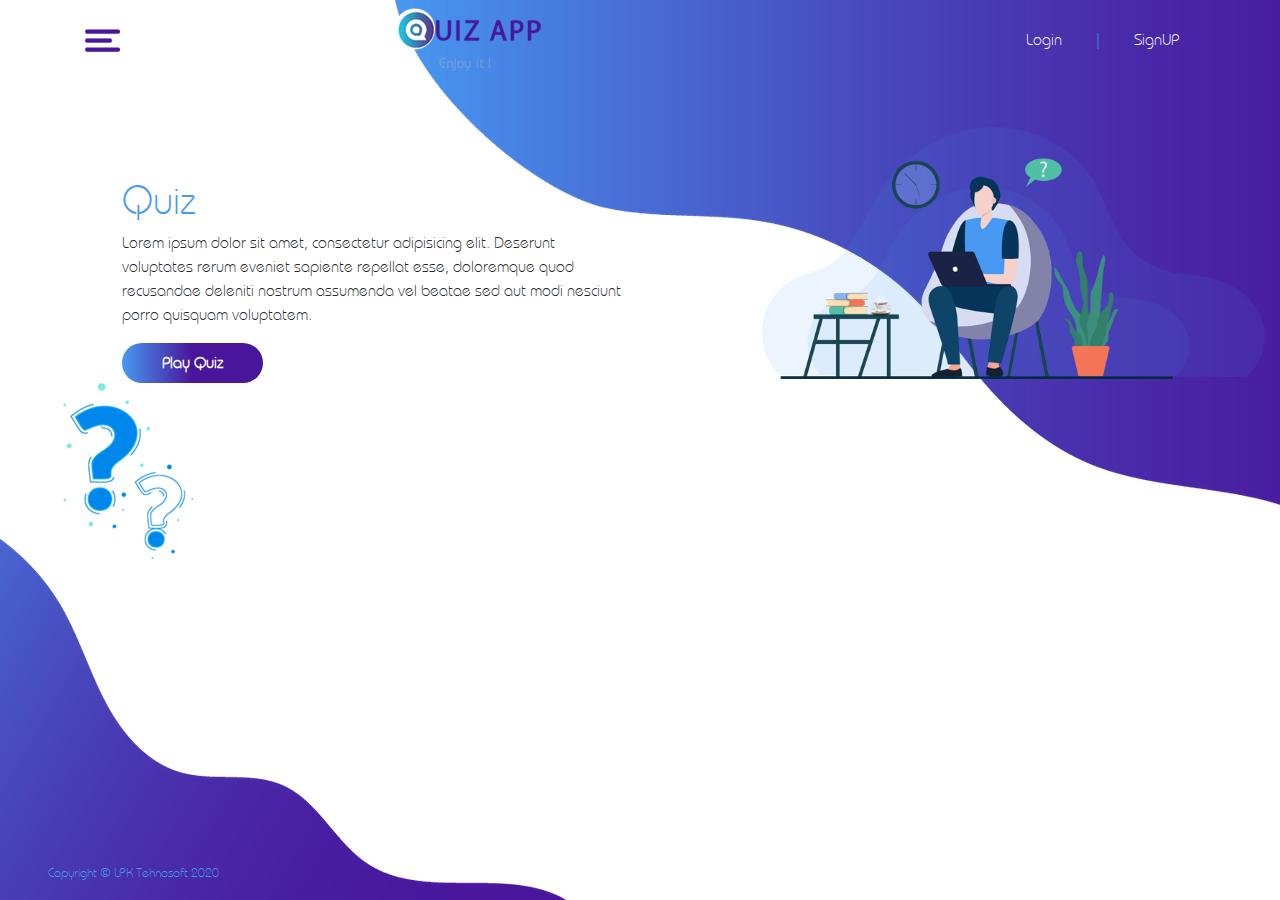
<file: index.html>
<!DOCTYPE html>
<html lang="en">

<head>

  <meta charset="utf-8">
  <meta name="viewport" content="width=device-width, initial-scale=1, shrink-to-fit=no">
  <meta name="description" content="">
  <meta name="author" content="">

  <title>Web Quiz Template</title>

  <!-- Bootstrap core CSS -->
  <link href="vendor/bootstrap/css/bootstrap.min.css" rel="stylesheet">

  <!-- Custom styles for this template -->
  <link href="css/style.css" rel="stylesheet">

  <!-- animation stylesheet -->
  <link href="css/animate.css" rel="stylesheet">

  <!-- Fontawesome stylesheet -->
  <link rel="stylesheet" href="font-awesome/css/font-awesome.min.css">

</head>

<body class="home-bg mb-3">

 <div id="mySidenav" class="sidenav">
  <a href="javascript:void(0)" class="closebtn " onclick="closeNav()">&times;</a>
  <a href="profile.html" class=""><img src="images/user.png" class="user-profile shadow img-fluid rounded-circle ml-3"/></a>
  <a href="index.html" class="text-white text-left"><small><p>henna4@gmail.com</p></small></a>
  <a href="category.html"><i class="fa fa-th-large text-white mr-3"></i>Category</a>
  <a href="category.html"><i class="fa fa-question text-white mr-3"></i>Play Quiz</a>
  <a href="quiz.html"><i class="fa fa-random text-white mr-3"></i>Random Quiz</a>
  <a href="leaderboard.html"><i class="fa fa-users text-white mr-3"></i>Leaderboard</a>
  <a href="score-history.html"><i class="fa fa-history text-white mr-3"></i>Score History</a>
  <a href="profile.html"><i class="fa fa-user-o text-white mr-3"></i>My Profile</a>
  <a href="index.html#"><i class="fa fa-power-off text-white mr-3"></i>Logout</a>
</div>
<!-- Navigation -->
<nav class="navbar navbar-expand-lg">
  <div class="container">
    <span class="menu" onclick="openNav()"><img src="images/menu.png" /></span>
    <a class="zIndex-1 ml-n5 mr-5" href="index.html#"><img src="images/logo.png" class="d-none d-sm-none d-md-block ml-n5 mr-5" /></a>
    <ul class="nav">
      <li class="nav-item">
        <a class="nav-link text-white cursor-pointer" data-toggle="modal" data-target="#loginModal" data-whatever="">Login</a>
      </li>
      <li class="nav-item">
        <span class="nav-link color-blue" href="#">|</span>
      </li>
      <li class="nav-item">
        <a class="nav-link text-white cursor-pointer" data-toggle="modal" data-target="#signUpModal" data-whatever="">SignUP</a>
      </li>
    </ul>
  </div>
</nav>

<!-- Login Modal -->
<div class="modal fade mt-5" id="loginModal" tabindex="-1" role="dialog" aria-labelledby="exampleModalLabel" aria-hidden="true">
  <div class="modal-dialog mt-5" role="document">
    <div class="modal-content rounded-modal shadow p-3" style="margin-top: 4rem;">
      <center>
        <span class="loginSquare mt-n5"><p class="text-white" id="exampleModalLabel">Login</p></span>
      </center>
      <div class="modal-header border-0 p-0">
        <button type="button" class="close" data-dismiss="modal" aria-label="Close">
          <span aria-hidden="true">&times;</span>
        </button>
      </div>
      <div class="modal-body">
        <form><center>
          <div class="form-group input-group w-75 animated wow fadeInDown delay-0-1s">
            <input type="text" class="form-control textfield-rounded shadow-sm p-3 mb-3 zIndex-1" id="recipient-name" placeholder="Email">
            <div class="input-group-append z-Index-2">
              <span><img src="images/right-icon.png" class="ml-n6" /><i class="fa fa-envelope ml-n4-1 text-white"></i></span>
            </div>
          </div>
          <div class="form-group input-group w-75 animated wow fadeInDown delay-0-2s">
            <div class="input-group-prepend z-Index-2">
              <span><img src="images/left-icon.png" /><i class="fa fa-key ml-n4-2 text-white"></i></span>
            </div>
            <input type="password" class="form-control textfield-rounded shadow-sm p-3 mb-4 zIndex-1" id="recipient-pass" placeholder="Password">
          </div></center>
          <center><button type="button" class="gradientBtn w-75 animated wow fadeInDown delay-0-3s">Login</button><center>
            <p class="text-center color-blue mt-3 animated wow fadeInDown delay-0-3s">OR</p>
          </form>
        </div>
        
        <div class="modal-footer border-0 mt-n4">
          <center>
            <button type="button" class="btn-lg social-login rounded-circle shadow mr-4 bg-white animated wow zoomIn delay-0-5s"><i class="fa fa-google google-icon"></i></button>
            <button type="button" class="social-login rounded-circle shadow bg-white animated wow zoomIn delay-0-6s"><i class="fa fa-facebook fb-icon"></i></button>
            <p class="text-center color-dark mt-3 animated wow fadeInUp delay-0-3s">Don't have an account? <a href="index.html" data-dismiss="modal" class="color-blue" data-toggle="modal" data-target="#signUpModal" data-whatever="">Sign UP</a> </p>
          </center>
        </div>
      </div>
    </div>
  </div>
</div>

<!-- SignUp Modal -->
<div class="modal fade mt-5" id="signUpModal" tabindex="-1" role="dialog" aria-labelledby="exampleModalLabel" aria-hidden="true">
  <div class="modal-dialog modal-lg mt-5" role="document">
    <div class="modal-content rounded-modal shadow p-3" style="margin-top: 4rem;">
      <center>
        <span class="loginSquare mt-n5"><p class="text-white" id="exampleModalLabel">SignUp</p></span>
      </center>
      <div class="modal-header border-0 p-0">
        <button type="button" class="close" data-dismiss="modal" aria-label="Close">
          <span aria-hidden="true">&times;</span>
        </button>
      </div>
      <div class="modal-body">
        <form><center>
          <div class="row">
              <div class="col-lg-6 form-group input-group w-75 animated wow fadeInDown delay-0-1s">
                <div class="input-group-prepend z-Index-2">
                  <span><img src="images/left-icon.png"/><i class="fa fa-user-o zIndex-2 ml-n4-2 text-white"></i></span>
                </div>
                <input type="text" class="form-control textfield-rounded shadow-sm p-3 mb-4 zIndex-1" id="recipient-user" placeholder="Username">
              </div>
              <div class="col-lg-6 form-group input-group w-75 animated wow fadeInDown delay-0-2s">
                <div class="input-group-prepend z-Index-2">
                  <span><img src="images/right-icon.png" class="rotate-180" /><i class="fa fa-envelope zIndex-2 ml-n4-2 text-white rotate-n0"></i></span>
                </div>
                <input type="text" class="form-control textfield-rounded shadow-sm p-3 mb-4 zIndex-1" id="recipient-email" placeholder="Email">
              </div>
              <div class="col-lg-6 form-group input-group w-75 animated wow fadeInDown delay-0-3s">
                <div class="input-group-prepend z-Index-2">
                  <span><img src="images/right-icon.png" class="rotate-180" /><i class="fa fa-key rotate-n0 zIndex-2 ml-n4-2 text-white"></i></span>
                </div>
                <input type="password" class="form-control textfield-rounded shadow-sm p-3 mb-4 zIndex-1" id="recipient-password" placeholder="Password">
              </div>
              <div class="col-lg-6 form-group input-group w-75 animated wow fadeInDown delay-0-4s">
                <div class="input-group-prepend z-Index-2">
                  <span><img src="images/left-icon.png"/><i class="fa fa-key zIndex-2 ml-n4-2 text-white"></i></span>
                </div>
                <input type="text" class="form-control textfield-rounded shadow-sm p-3 mb-4 zIndex-1" id="recipient-password" placeholder="Confirm Password">
              </div>
              
          </div></center>
          <center><button type="button" class="gradientBtn w-75 animated wow fadeInUp delay-0-5s">Sign UP</button><center>
            <p class="text-center color-blue mt-3 animated wow fadeInUp delay-0-5s pb-5">OR</p>
          </form>
          <div class="modal-footer border-0 mt-n5">
          <center>
            <button type="button" class="btn-lg social-login rounded-circle shadow mr-4 bg-white animated wow zoomIn delay-0-5s"><i class="fa fa-google google-icon"></i></button>
            <button type="button" class="social-login rounded-circle shadow bg-white animated wow zoomIn delay-0-6s"><i class="fa fa-facebook fb-icon"></i></button>
            <p class="text-center color-dark mt-3 animated wow fadeInUp delay-0-6s">Already have an account? <a href="index.html" data-dismiss="modal" class="color-purple" data-toggle="modal" data-target="#loginModal" data-whatever="">Login</a> </p>
          </center>
        </div>
        </div>
        
        
      </div>
    </div>
  </div>
</div> 


<!-- Page Content -->
<div class="container-fluid mt-5 mb-5">
  <div class="row">
    <div class="col-lg-1"></div>
    <div class="col-lg-5">
      <h1 class="color-blue mt-5 animated wow fadeInDown delay-0-1s">Quiz</h1>
      <p class="animated wow fadeInDown delay-0-2s">Lorem ipsum dolor sit amet, consectetur adipisicing elit. Deserunt voluptates rerum eveniet sapiente repellat esse, doloremque quod recusandae deleniti nostrum assumenda vel beatae sed aut modi nesciunt porro quisquam voluptatem.</p>
      <a href="category.html"><button class="gradientBtn animated wow fadeInUp delay-0-3s">Play Quiz</button></a>
    </div>
    <div class="col-lg-1"></div>
    <div class="col-lg-5">
      <img src="images/right-img.png" class="img-fluid animated wow pulse slow infinite" />
    </div>
  </div>
  <div class="float-left ml-5">
   <img src="images/bottom-img.png" class="img-fluid animated wow swing slower infinite" />
 </div>
</div>

<footer class="fixed-bottom mt-5 m-bg">
  <p class="color-blue ml-5"><small>Copyright &copy; LPK Tehnosoft 2020</small></p>
</footer>


<!-- Bootstrap core JavaScript -->
<script src="vendor/jquery/jquery.min.js"></script>
<script src="vendor/bootstrap/js/bootstrap.bundle.min.js"></script>

<!-- Left Side Bar -->
<script>
  function openNav() {
    document.getElementById("mySidenav").style.cssText = "width:270px; border-right: 10px solid #fff; box-shadow: 1px 8px 8px 8px rgba(73,21,155,0.3); -webkit-box-shadow: 1px 8px 8px 8px rgba(73,21,155,0.3);  -moz-box-shadow: 1px 8px 8px 8px rgba(73,21,155,0.3);";
    var element = document.getElementById("mySidenav");
    element.classList.add("animated wow bounceInLeft slow");

  }

  function closeNav() {
    document.getElementById("mySidenav").style.cssText = "width:0; border:none; box-shadow: none;";
  }
</script>

<!-- For Login -->
<script type="text/javascript">
  $('#loginModal').on('show.bs.modal', function (event) {
  var button = $(event.relatedTarget) // Button that triggered the modal
  var recipient = button.data('whatever') // Extract info from data-* attributes
  // If necessary, you could initiate an AJAX request here (and then do the updating in a callback).
  // Update the modal's content. We'll use jQuery here, but you could use a data binding library or other methods instead.
  var modal = $(this)
  modal.find('.modal-title').text('New message to ' + recipient)
  modal.find('.modal-body input').val(recipient)
})
</script>

<!-- For SignUp -->
<script type="text/javascript">
  $('#signUpModal').on('show.bs.modal', function (event) {
  var button = $(event.relatedTarget) // Button that triggered the modal
  var recipient = button.data('whatever') // Extract info from data-* attributes
  // If necessary, you could initiate an AJAX request here (and then do the updating in a callback).
  // Update the modal's content. We'll use jQuery here, but you could use a data binding library or other methods instead.
  var modal = $(this)
  modal.find('.modal-title').text('New message to ' + recipient)
  modal.find('.modal-body input').val(recipient)
})
</script>
<!-- 
right click off -->
<script type="text/javascript">
    document.addEventListener('contextmenu', event => event.preventDefault());
</script>
</body>

</html>
</file>
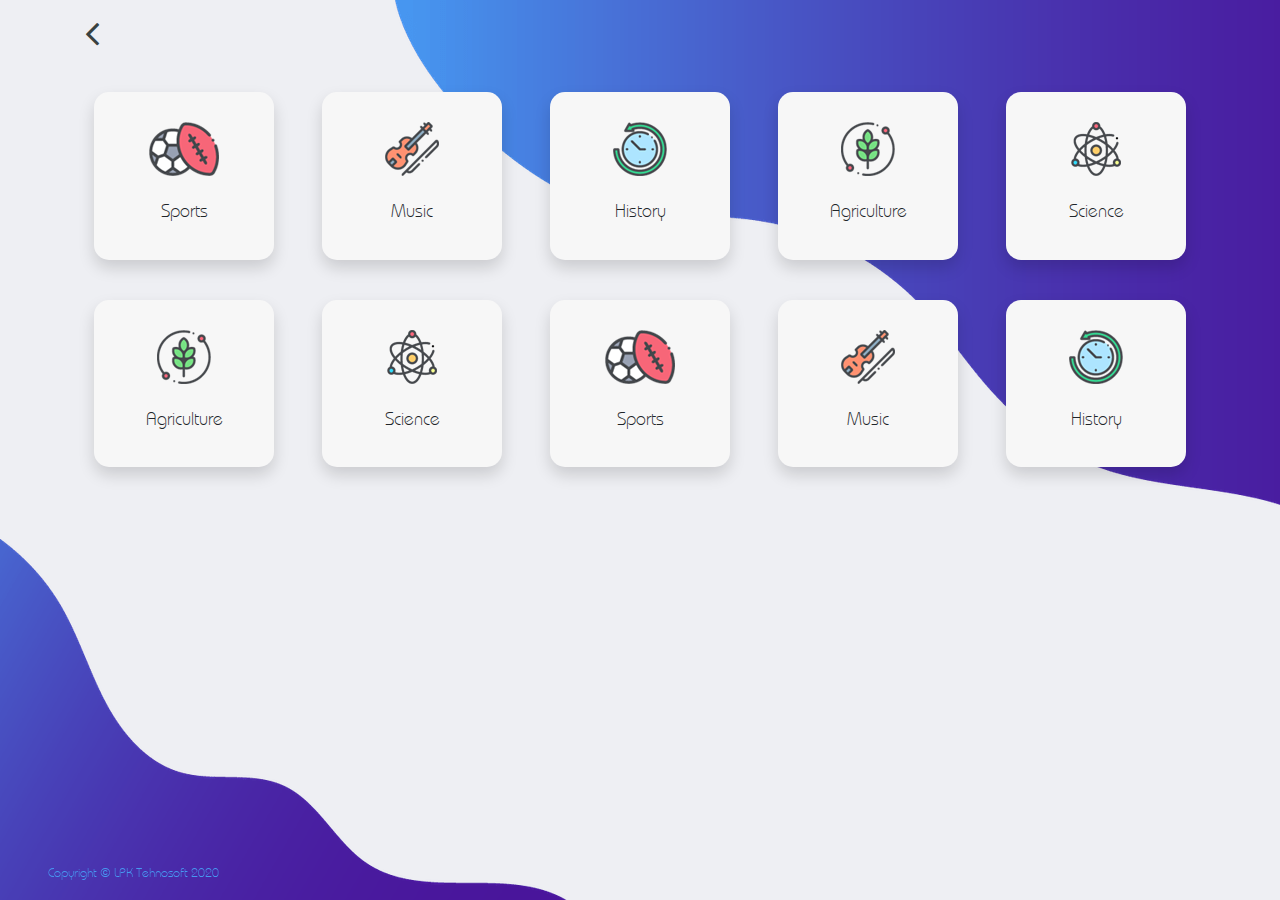
<file: category.html>
<!DOCTYPE html>
<html lang="en">

<head>

	<meta charset="utf-8">
	<meta name="viewport" content="width=device-width, initial-scale=1, shrink-to-fit=no">
	<meta name="description" content="">
	<meta name="author" content="">

	<title>Web Quiz Template</title>

	<!-- Bootstrap core CSS -->
	<link href="vendor/bootstrap/css/bootstrap.min.css" rel="stylesheet">

	<!-- Custom styles for this template -->
	<link href="css/style.css" rel="stylesheet">

	<!-- animation stylesheet -->
	<link href="css/animate.css" rel="stylesheet">

	<!-- Fontawesome stylesheet -->
	<link rel="stylesheet" href="font-awesome/css/font-awesome.min.css">

</head>

<body class="home-bg light-bg mb-5">

	<!-- Navigation -->
	<nav class="navbar navbar-expand-lg">
		<div class="container">
			<a href="index.html" class="h1"><i class="fa fa-angle-left color-dark"></i></a>
		</div>
	</nav>

	<!-- Category Content -->

	<div class="container">
		<div class="row">
			<div class="col-auto col-centered animated wow jackInTheBox slow" data-toggle="modal" data-target="#subCateModal">

				<div class="box-part text-center shadow">
					<img src="images/category/sports.png" class="img-fluid mx-auto d-block animated wow jello slow infinite" alt="...">
					<div class="title mt-4">
						<h4>Sports</h4>
					</div>
				</div>
			</div>
			<div class="col-auto col-centered animated wow jackInTheBox slow" data-toggle="modal" data-target="#subCateModal">
				<div class="box-part text-center shadow">
					<img src="images/category/music.png" class="img-fluid mx-auto d-block animated wow tada slow infinite" alt="...">
					<div class="title mt-4">
						<h4>Music</h4>
					</div>
				</div>
			</div>
			<div class="col-auto col-centered animated wow jackInTheBox slow" data-toggle="modal" data-target="#subCateModal">
				<div class="box-part text-center shadow">
					<img src="images/category/history.png" class="img-fluid mx-auto d-block animated wow rotateIn slower infinite" alt="...">
					<div class="title mt-4">
						<h4>History</h4>
					</div>
				</div>
			</div>
			<div class="col-auto col-centered animated wow jackInTheBox slow" data-toggle="modal" data-target="#subCateModal">
				<div class="box-part text-center shadow">
					<img src="images/category/agriculture.png" class="img-fluid mx-auto d-block animated wow jello slower infinite" alt="...">
					<div class="title text-center mt-4">
						<h4>Agriculture</h4>
					</div>
				</div>
			</div>
			<div class="col-auto col-centered animated wow jackInTheBox slow" data-toggle="modal" data-target="#subCateModal">
				<div class="box-part text-center shadow">
					<img src="images/category/science.png" class="img-fluid mx-auto d-block animated wow rotateIn slow infinite" alt="...">
					<div class="title text-center mt-4">
						<h4>Science</h4>
					</div>
				</div>
			</div>

			<div class="col-auto col-centered animated wow jackInTheBox slow" data-toggle="modal" data-target="#subCateModal">
				<div class="box-part text-center shadow">
					<img src="images/category/agriculture.png" class="img-fluid mx-auto d-block animated wow jello slower infinite" alt="...">
					<div class="title text-center mt-4">
						<h4>Agriculture</h4>
					</div>
				</div>
			</div>
			<div class="col-auto col-centered animated wow jackInTheBox slow" data-toggle="modal" data-target="#subCateModal">
				<div class="box-part text-center shadow">
					<img src="images/category/science.png" class="img-fluid mx-auto d-block animated wow rotateIn slower infinite" alt="...">
					<div class="title text-center mt-4">
						<h4>Science</h4>
					</div>
				</div>
			</div>
			<div class="col-auto col-centered animated wow jackInTheBox slow" data-toggle="modal" data-target="#subCateModal">
				<div class="box-part text-center shadow">
					<img src="images/category/sports.png" class="img-fluid mx-auto d-block animated wow jello slow infinite" alt="...">
					<div class="title mt-4">
						<h4>Sports</h4>
					</div>
				</div>
			</div>
			<div class="col-auto col-centered animated wow jackInTheBox slow" data-toggle="modal" data-target="#subCateModal">
				<div class="box-part text-center shadow">
					<img src="images/category/music.png" class="img-fluid mx-auto d-block animated wow tada slow infinite" alt="...">
					<div class="title mt-4">
						<h4>Music</h4>
					</div>
				</div>
			</div>
			<div class="col-auto col-centered animated wow jackInTheBox slow" data-toggle="modal" data-target="#subCateModal">
				<div class="box-part text-center shadow">
					<img src="images/category/history.png" class="img-fluid mx-auto d-block animated wow rotateIn slower infinite" alt="...">
					<div class="title mt-4">
						<h4>History</h4>
					</div>
				</div>
			</div>
		</div>
	</div>

	<!-- sub category modal -->
	<div class="modal fade mt-5" id="subCateModal" tabindex="-1" role="dialog" aria-labelledby="exampleModalLabel" aria-hidden="true">
		<div class="modal-dialog mt-5" role="document">
			<div class="modal-content rounded-modal shadow p-3" style="margin-top: 4rem;">
				<center>
					<span class="loginSquare mt-n5"><p class="text-white" id="exampleModalLabel">Sports</p></span>
				</center>
				<div class="modal-header border-0 p-0">
					<button type="button" class="close" data-dismiss="modal" aria-label="Close">
						<span aria-hidden="true">&times;</span>
					</button>
				</div>
				<div class="modal-body">
					<a href="quiz.html">
						<div class="square mt-4 cursor-pointer">
							<center>
								<img src="images/category/cricket.png"/ class="img-fluid rounded-circle circle-shadow">
								<h5 class="text-dark mt-2">Cricket</h5>
							</center>
						</div>
					</a>
					<a href="quiz.html">
						<div class="square mt-4 cursor-pointer">
							<center>
								<img src="images/category/badminton.png"/ class="img-fluid rounded-circle circle-shadow">
								<h5 class="text-dark mt-2">Badminton</h5>
							</center>
						</div>
					</a>
					<a href="quiz.html">
						<div class="square mt-4 cursor-pointer">
							<center>
								<img src="images/category/football.png"/ class="img-fluid rounded-circle circle-shadow">
								<h5 class="text-dark mt-2">Football</h5>
							</center>
						</div>
					</a>
					<a href="quiz.html">
						<div class="square mt-4 cursor-pointer">
							<center>
								<img src="images/category/hockey.png"/ class="img-fluid rounded-circle circle-shadow">
								<h5 class="text-dark mt-2">Hockey</h5>
							</center>
						</div>
					</a>
					
					<a href="quiz.html">
						<div class="square mt-4 cursor-pointer">
							<center>
								<img src="images/category/tennis.png"/ class="img-fluid rounded-circle circle-shadow">
								<h5 class="text-dark mt-2">Tennis</h5>
							</center>
						</div>
					</a>
					<a href="quiz.html">
						<div class="square mt-4 cursor-pointer">
							<center>
								<img src="images/category/sports.png"/ class="img-fluid rounded-circle circle-shadow">
								<h5 class="text-dark mt-2">Soccer</h5>
							</center>
						</div>
					</a>

				</div><!-- end body -->
			</div>
		</div>
	</div>
</div>
<footer class="fixed-bottom mt-3 m-bg">
	<p class="color-blue ml-5"><small>Copyright &copy; LPK Tehnosoft 2020</small></p>
</footer>

<!-- Bootstrap core JavaScript -->
<script src="vendor/jquery/jquery.min.js"></script>
<script src="vendor/bootstrap/js/bootstrap.bundle.min.js"></script>

<!-- single selectable category -->
<script type="text/javascript">
	$('input[type="checkbox"]').on('change', function() {
		$('input[type="checkbox"]').not(this).prop('checked', false);
	});
</script>
<!-- 
right click off -->
<script type="text/javascript">
    document.addEventListener('contextmenu', event => event.preventDefault());
</script>
</body>

</html>
</file>
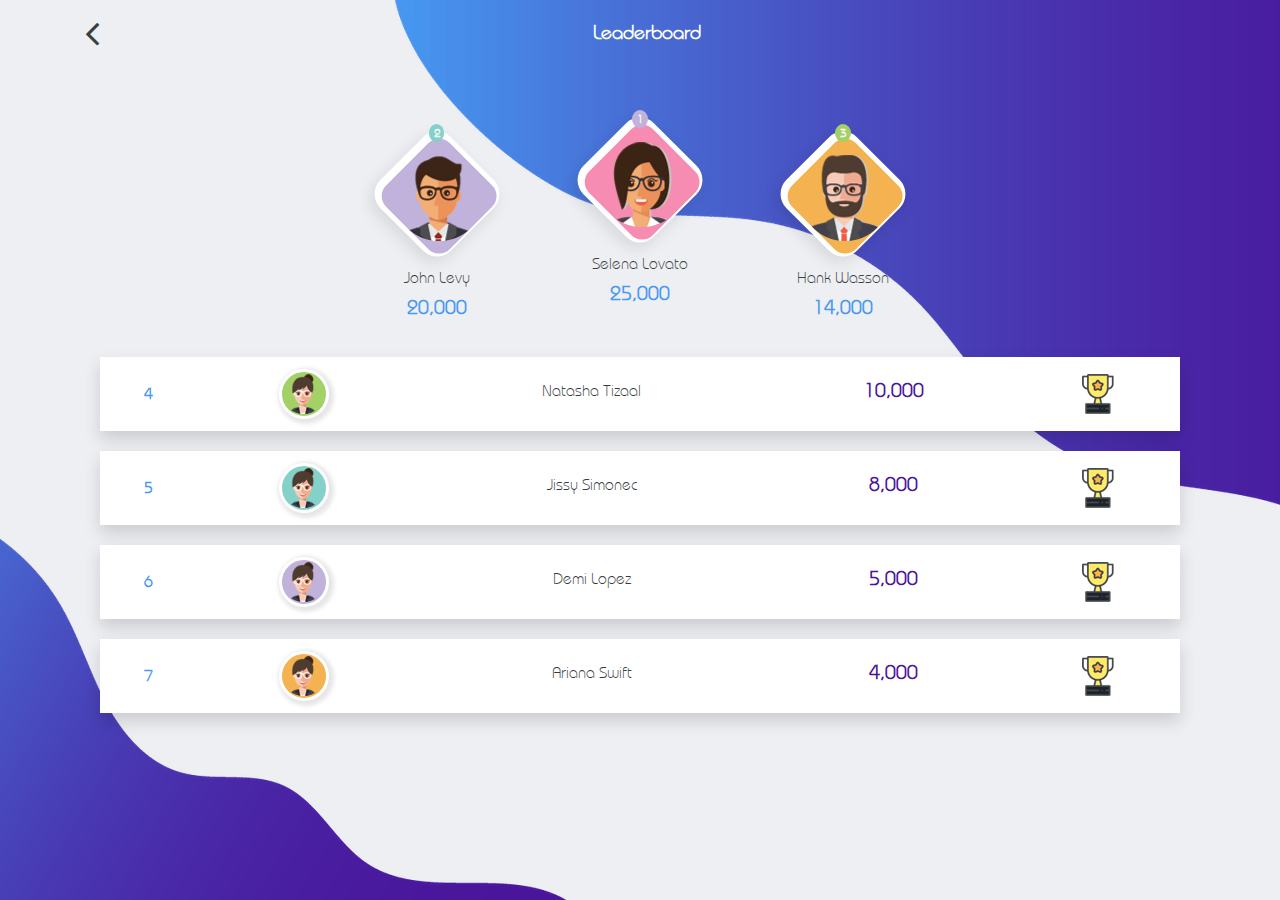
<file: leaderboard.html>
<!DOCTYPE html>
<html lang="en">

<head>

  <meta charset="utf-8">
  <meta name="viewport" content="width=device-width, initial-scale=1, shrink-to-fit=no">
  <meta name="description" content="">
  <meta name="author" content="">

  <title>Web Quiz Template</title>

  <!-- Bootstrap core CSS -->
  <link href="vendor/bootstrap/css/bootstrap.min.css" rel="stylesheet">

  <!-- Custom styles for this template -->
  <link href="css/style.css" rel="stylesheet">

  <!-- animation stylesheet -->
  <link href="css/animate.css" rel="stylesheet">

  <!-- Fontawesome stylesheet -->
  <link rel="stylesheet" href="font-awesome/css/font-awesome.min.css">

</head>

<body class="light-bg home-bg">

  <!-- Navigation -->
  <nav class="navbar navbar-expand-lg">
  	<div class="container">
  		<a href="index.html" class="h1"><i class="fa fa-angle-left color-dark"></i></a>
      <h5 class="text-white text-center mx-auto"><b>Leaderboard</b></h5>
    </div>
  </nav>

  <!-- Page Content -->

    <div class="container mt-4 col-md-6">
      <div class="square mt-4">
          <center><span class="rounded-circle bg-teal text-white badge position-relative z-Index-2 animated wow bounce delay-0-4s">2</span>
          <span class="topperSquare zIndex-1 mb-4 animated wow zoomIn"><span class="topperInner bg-purple"><img src="images/leaderboard/teacher.png" class="rotate-45 rounded-circle" /></span></span>
          <h6 class="color-dark text-center animated wow slideInUp">John Levy</h6>
          <h5 class="color-blue text-center animated wow slideInUp"><b>20,000</b></h5></center>
      </div>
      <div class="square">
          <center><span class="rounded-circle bg-purple text-white badge position-relative z-Index-2 animated wow bounce delay-0-3s">1</span>
          <span class="topperSquare mb-4 animated wow zoomIn"><span class="topperInner bg-pink"><img src="images/leaderboard/engineer.png" class="rotate-45 rounded-circle" /></span></span>
          <h6 class="color-dark text-center animated wow slideInUp">Selena Lovato</h6>
          <h5 class="color-blue text-center animated wow slideInUp"><b>25,000</b></h5></center>
      </div>
      <div class="square mt-4">
          <center><span class="rounded-circle bg-green text-white badge position-relative z-Index-2 animated wow bounce delay-0-5s">3</span>
          <span class="topperSquare mb-4 animated wow zoomIn"><span class="topperInner bg-orange"><img src="images/leaderboard/business-man.png" class="rotate-45 rounded-circle" /></span></span>
          <h6 class="color-dark text-center animated wow slideInUp">Hank Wasson</h6>
          <h5 class="color-blue text-center animated wow slideInUp"><b>14,000</b></h5></center>
      </div>
    </div>
    <div class="container">
      <div class="col-auto col-centered leaderboard table-responsive">
        <table class="table">
          <tbody>
             <tr class="shadow bg-white animated wow fadeInDown delay-0-3s">
                <th scope="row" class="color-blue">4</th>
                <td><img src="images/leaderboard/developer.png" class="rounded-circle bg-green ranker-profile"></td>
                <td><h6 class="text-dark">Natasha Tizaal</h6></td>
                <td><h5 class="color-purple"><b>10,000</b></h5></td>
                <td><img src="images/leaderboard/trophy.png" /></td>
              </tr>
              <tr class="shadow bg-white animated wow fadeInDown delay-0-4s">
                <th scope="row" class="color-blue">5</th>
                  <td><img src="images/leaderboard/developer.png" class="rounded-circle bg-teal ranker-profile"></td>
                <td><h6 class="text-dark">Jissy Simonec</h6></td>
                <td><h5 class="color-purple"><b>8,000</b></h5></td>
                <td><img src="images/leaderboard/trophy.png"/></td>
              </tr>
              <tr class="shadow bg-white animated wow fadeInDown delay-0-5s">
                <th scope="row" class="color-blue">6</th>
                <td><img src="images/leaderboard/developer.png" class="rounded-circle bg-purple ranker-profile"></td>
                <td><h6 class="text-dark">Demi Lopez</h6></td>
                <td><h5 class="color-purple"><b>5,000</b></h5></td>
                <td><img src="images/leaderboard/trophy.png"/></td>
              </tr>
              <tr class="shadow bg-white animated wow fadeInDown delay-0-6s">
                <th scope="row" class="color-blue">7</th>
                <td><img src="images/leaderboard/developer.png" class="rounded-circle bg-orange ranker-profile"></td>
                <td><h6 class="text-dark">Ariana Swift</h6></td>
                <td><h5 class="color-purple"><b>4,000</b></h5></td>
                <td><img src="images/leaderboard/trophy.png" /></td>
              </tr>   
          </tbody>    
        </table>  
      </div>  
    </div>

        <!-- Bootstrap core JavaScript -->
        <script src="vendor/jquery/jquery.min.js"></script>
        <script src="vendor/bootstrap/js/bootstrap.bundle.min.js"></script>
		<!-- 
right click off -->
<script type="text/javascript">
    document.addEventListener('contextmenu', event => event.preventDefault());
</script>
  </body>

</html>
</file>
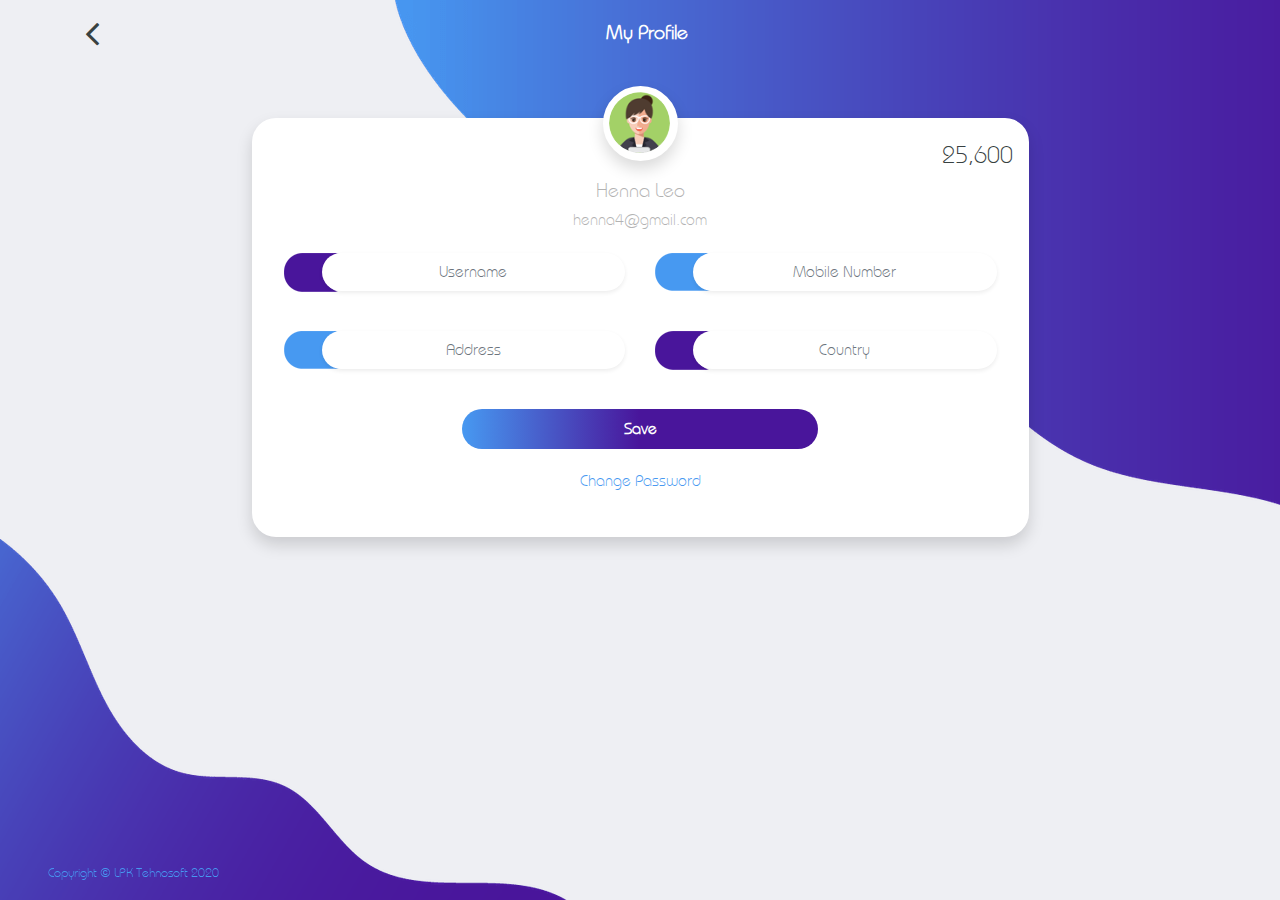
<file: profile.html>
<!DOCTYPE html>
<html lang="en">

<head>

  <meta charset="utf-8">
  <meta name="viewport" content="width=device-width, initial-scale=1, shrink-to-fit=no">
  <meta name="description" content="">
  <meta name="author" content="">

  <title>Web Quiz Template</title>

  <!-- Bootstrap core CSS -->
  <link href="vendor/bootstrap/css/bootstrap.min.css" rel="stylesheet">

  <!-- Custom styles for this template -->
  <link href="css/style.css" rel="stylesheet">

  <!-- animation stylesheet -->
  <link href="css/animate.css" rel="stylesheet">

  <!-- Fontawesome stylesheet -->
  <link rel="stylesheet" href="font-awesome/css/font-awesome.min.css">

</head>

<body class="light-bg home-bg">

  <!-- Navigation -->
  <nav class="navbar navbar-expand-lg">
    <div class="container">
      <a href="index.html" class="h1"><i class="fa fa-angle-left color-dark"></i></a>
      <h5 class="text-white text-center mx-auto"><b>My Profile</b></h5>
    </div>
  </nav>

  <!-- Page Content -->

  <div class="container">
    <div class="modal fade" id="" tabindex="-1" role="dialog" aria-labelledby="exampleModalLabel" aria-hidden="true" style="display: contents !important;">
      <div class="modal-dialog modal-lg" role="document">
        <div class="modal-content rounded-modal shadow p-3 border-0" style="margin-top: 6rem;">
          <img src="images/user.png" id="profileImage" class="user-profile shadow mx-auto img-fluid rounded-circle mt-n5 mb-1 animated wow pulse" />
          <input id="imageUpload" type="file" name="profile_photo" placeholder="Photo" required="" capture>
          <h4 class="color-dark text-right mt-n4 animated wow fadeInUp">25,600</h4>
          <h5 class="color-light text-center animated wow fadeInDown delay-0-3s">Henna Leo</h5>
          <h6 class="color-light text-center animated wow fadeInDown delay-0-4s">henna4@gmail.com</h6>
          <div class="modal-body">
            <form>
              <div class="row">
                <div class="col-lg-6">
                  <div class="form-group input-group w-100 animated wow fadeInDown delay-0-1s">
                    <div class="input-group-prepend">
                      <span><img src="images/left-icon.png"/></span>
                    </div>
                    <input type="text" class="form-control textfield-rounded shadow-sm mb-4 ml-n3" id="recipient-user" placeholder="Username">
                  </div>
                </div>
                <div class="col-lg-6">
                  <div class="form-group input-group w-100 animated wow fadeInDown delay-0-2s">
                    <div class="input-group-prepend">
                      <span><img src="images/right-icon.png" class="rotate-180" /></span>
                    </div>
                    <input type="text" class="form-control textfield-rounded shadow-sm p-3 mb-4 ml-n3" id="recipient-mobile" placeholder="Mobile Number">
                  </div>
                </div>
                <div class="col-lg-6">
                  <div class="form-group input-group w-100 animated wow fadeInDown delay-0-3s">
                    <div class="input-group-prepend">
                      <span><img src="images/right-icon.png" class="rotate-180" /></span>
                    </div>
                    <input type="text" class="form-control textfield-rounded shadow-sm p-3 mb-4 ml-n3" id="recipient-adress" placeholder="Address">
                  </div>
                </div>
                <div class="col-lg-6">
                  <div class="form-group input-group w-100 animated wow fadeInDown delay-0-4s">
                    <div class="input-group-prepend">
                      <span><img src="images/left-icon.png"/></span>
                    </div>
                    <input type="text" class="form-control textfield-rounded shadow-sm p-3 mb-4 ml-n3" id="recipient-country" placeholder="Country">
                  </div>
                </div>
              </div>
              <center><button type="button" class="gradientBtn w-50 animated wow fadeInUp">Save</button><center>
              </form>
            </div>

            <div class="modal-footer border-0 mt-n4">
              <center>
                <p class="text-center mt-3 animated wow fadeInUp"><a href="profile.html" data-toggle="modal" data-target="#passModal" data-whatever=""class="color-blue">Change Password</a> </p>
              </center>
            </div>
          </div>
        </div>
      </div>
      <!-- Change Password Modal -->
      <div class="modal fade mt-5" id="passModal" tabindex="-1" role="dialog" aria-labelledby="exampleModalLabel" aria-hidden="true">
        <div class="modal-dialog mt-5" role="document">
          <div class="modal-content rounded-modal shadow p-3" style="margin-top: 4rem;">
            <center>
              <span class="loginSquare mt-n5"><p class="text-white line-height-20 text-center ml-n2 mt-2" id="exampleModalLabel">Change Password</p></span>
            </center>
            <div class="modal-header border-0 p-0">
              <button type="button" class="close" data-dismiss="modal" aria-label="Close">
                <span aria-hidden="true">&times;</span>
              </button>
            </div>
            <div class="modal-body">
              <form><center>
                <div class="form-group input-group w-75 animated wow fadeInDown delay-0-1s">
                  <input type="password" class="form-control textfield-rounded shadow-sm p-3 mb-3 zIndex-1" id="recipient-name" placeholder="Old Password">
                  <div class="input-group-append z-Index-2">
                    <span><img src="images/right-icon.png" class="ml-n6" /><i class="fa fa-key ml-n4-1 text-white"></i></span>
                  </div>
                </div>
                <div class="form-group input-group w-75 z-Index-2 animated wow fadeInDown delay-0-2s">
                  <div class="input-group-prepend z-Index-2">
                    <span><img src="images/left-icon.png" /><i class="fa fa-key ml-n4-2 text-white"></i></span>
                  </div>
                  <input type="password" class="form-control textfield-rounded shadow-sm p-3 mb-3 zIndex-1" id="recipient-pass" placeholder="New Password">
                </div>
                <div class="form-group input-group w-75 z-Index-2 animated wow fadeInDown delay-0-3s">
                  <div class="input-group-prepend z-Index-2">
                    <span><img src="images/left-icon.png" /><i class="fa fa-key ml-n4-2 text-white"></i></span>
                  </div>
                  <input type="password" class="form-control textfield-rounded shadow-sm p-3 mb-4 zIndex-1" id="recipient-pass" placeholder="Confirm Password">
                </div>
              </center>
              <center><button type="button" class="gradientBtn w-75 animated wow fadeInUp delay-0-4s">Save</button><center>
              </form>
            </div>
          </div>
        </div>
      </div>
    </div>
    <footer class="fixed-bottom mt-3 m-bg">
      <p class="color-blue ml-5"><small>Copyright &copy; LPK Tehnosoft 2020</small></p>
    </footer>

      <!-- Bootstrap core JavaScript -->
      <script src="vendor/jquery/jquery.min.js"></script>
      <script src="vendor/bootstrap/js/bootstrap.bundle.min.js"></script>

      <script src="https://ajax.googleapis.com/ajax/libs/jquery/2.1.1/jquery.min.js"></script>
      <script type="text/javascript">
        $("#profileImage").click(function(e) {
          $("#imageUpload").click();
        });

        function fasterPreview( uploader ) {
          if ( uploader.files && uploader.files[0] ){
            $('#profileImage').attr('src', 
             window.URL.createObjectURL(uploader.files[0]) );
          }
        }

        $("#imageUpload").change(function(){
          fasterPreview( this );
        });
      </script>
	  <!-- 
right click off -->
<script type="text/javascript">
    document.addEventListener('contextmenu', event => event.preventDefault());
</script>
    </body>
</html>
</file>
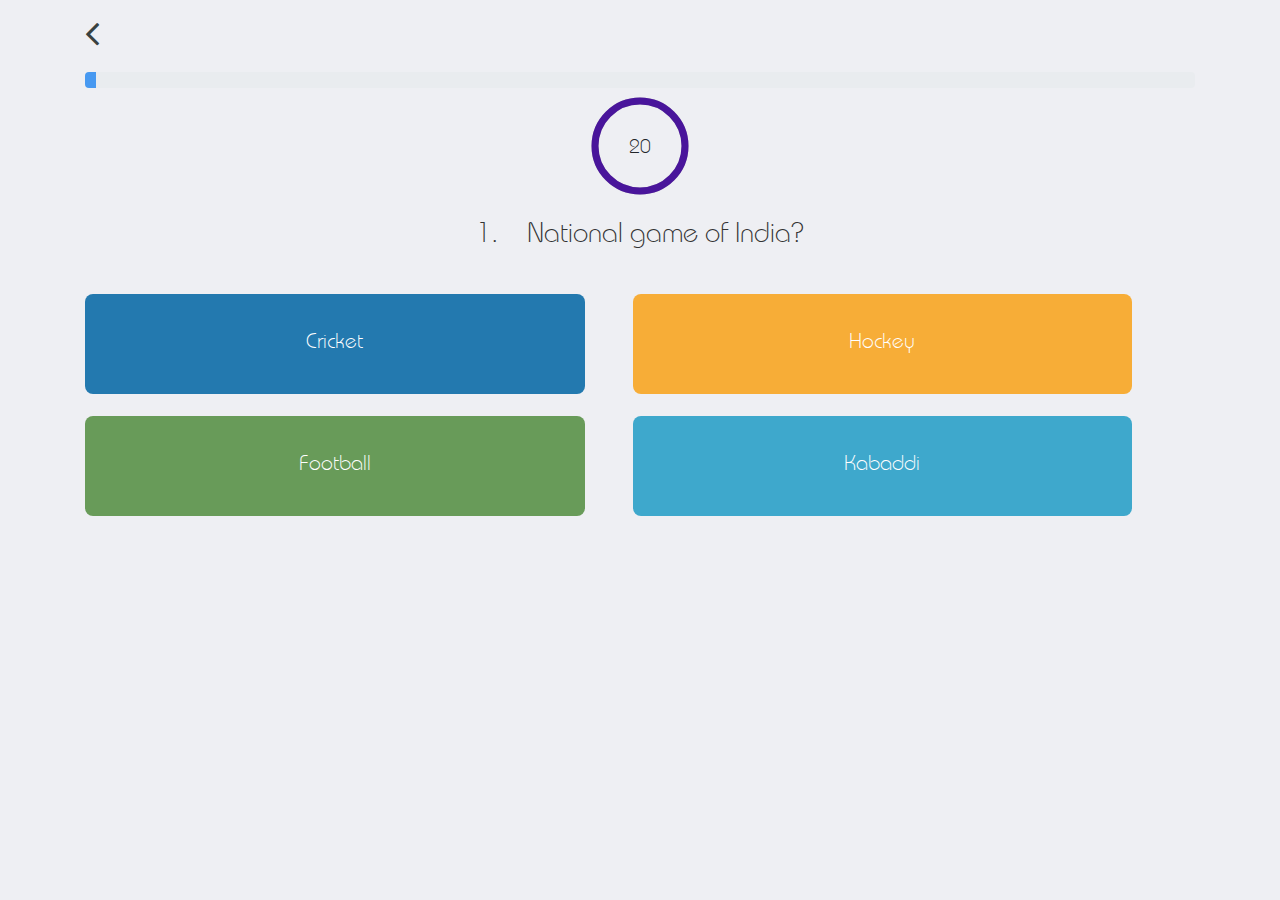
<file: quiz.html>
<!DOCTYPE html>
<html lang="en">

<head>

  <meta charset="utf-8">
  <meta name="viewport" content="width=device-width, initial-scale=1, shrink-to-fit=no">
  <meta name="description" content="">
  <meta name="author" content="">

  <title>Web Quiz Template</title>

  <!-- Bootstrap core CSS -->
  <link href="vendor/bootstrap/css/bootstrap.min.css" rel="stylesheet">

  <!-- Quiz styles for this template -->
  <link href="css/style.css" rel="stylesheet">

  <!-- Custom styles for this template -->
  <link href="css/quiz.css" rel="stylesheet">

  <!-- animation stylesheet -->
  <link href="css/animate.css" rel="stylesheet">

  <!-- Fontawesome stylesheet -->
  <link rel="stylesheet" href="font-awesome/css/font-awesome.min.css">

</head>

<body class="light-bg">

  <!-- Navigation -->
  <nav class="navbar navbar-expand-lg">
  	<div class="container">
  		<a href="category.html" class="h1"><i class="fa fa-angle-left color-dark"></i></a>
  	</div>
  </nav>

  <!-- Page Content -->

    <div class="container">
      <div class="row"><br><br>
        <div class="col-sm-12 col-sm-offset-2" id="quiz_web">
          <div class="progress mb-2">
            <div class="progress-bar bg-blue" role="progressbar" style="width: 1%" aria-valuenow="40" aria-valuemin="0" aria-valuemax="100"></div>
          </div>

          <!--  timer  --> 
          <center><div id="app" class="animated wow pulse"></div></center>
          <center>
            <div class="loader">
              <div class="spinner-border mt-5" role="status" id="loadbar" style="display: none;">
                <span class="sr-only">Loading...</span>
              </div>
            </div>
          </center>
          <div id="quiz" class="quiz">
            <div class="question mb-3 animated wow zoomIn">
              <h3><span class="label label-warning" id="qid">1.</span>
                <span id="question"> National game of India?</span>
              </h3>
            </div>
            <ul class="row">
              <li class="animated wow fadeInUp delay-0-1s">
                <input type="radio" id="f-option" name="selector" value="1">
                <label for="f-option" class="align-middle  element-animation">Cricket</label>
                <div class="check"></div>
              </li>
              <li class="animated wow fadeInUp delay-0-2s">
                <input type="radio" id="s-option" name="selector" value="2">
                <label for="s-option" class="element-animation">Hockey</label>
                <div class="check"><div class="inside"></div></div>
              </li>
              <li class="animated wow fadeInUp delay-0-3s">
                <input type="radio" id="t-option" name="selector" value="3">
                <label for="t-option" class="element-animation">Football</label>
                <div class="check"><div class="inside"></div></div>
              </li>
              <li class="animated wow fadeInUp delay-0-4s">
                <input type="radio" id="x-option" name="selector" value="4">
                <label for="x-option" class="element-animation">Kabaddi</label>
                <div class="check"><div class="inside"></div></div>
              </li>
            </ul>
          </div>
        </div>
      </div>
    </div>
  <!-- result modal -->
    <div class="row">
      <div class="col-sm-12">
        <div class="modal fade mt-5 hide" id="scoreModal" tabindex="-1" role="dialog" aria-labelledby="exampleModalLabel" aria-hidden="true">
          <div class="modal-dialog mt-5" role="document">
            <div class="modal-content rounded-modal shadow" style="margin-top: 4rem;">
              <center>
                <span class="loginSquare mt-n5"><p class="text-white line-height-20 text-center ml-n2 mt-2" id="exampleModalLabel"><b>Excellent !</b></p></span>
              </center>
              <!-- dotted fireworks -->
              <div class="pyro">
                <div class="before"></div>
                <div class="after"></div>
              </div>
              <div class="modal-header border-0 p-0">
                <a href="category.html"><button type="button" class="close">
                  <span aria-hidden="true">&times;</span>
                  </button>
                </a>
              </div>
              <div class="modal-body">
                <div class="mb-4"><center>
                  <img src="images/star.png" class="img-fluid mt-4 animated wow bounce delay-0-2s" />
                  <img src="images/star.png" class="img-fluid animated wow bounce delay-0-3s" />
                  <img src="images/star.png" class="img-fluid mt-4 animated wow bounce delay-0-4s" /></center>
                </div>
                <p class="color-light text-center mb-4">.......................................................</p>
                <h4 class="color-dark mb-5 mt-3 text-center animated wow zoomIn delay-0-5s">Your Score: <span id ="totalCorrect" class=""><b></b></span></h4>
                <center>
                  <a href="quiz.html"><button id="remove-mr" type="button" class="gradientBtn mr-5 mb-3 animated wow fadeInUp">Replay</button></a>
                  <a href="index.html"><button type="button" class="gradientBtn animated wow fadeInUp">Home</button></a>
                <center>
              </div>
            </div>
          </div>
        </div>
      </div>
    </div>
  

  <!-- Bootstrap core JavaScript -->
  <script src="vendor/jquery/jquery.min.js"></script>
  <script src="vendor/bootstrap/js/bootstrap.bundle.min.js"></script>

  <!-- Quiz JavaScript -->
  <script src="vendor/quiz.js"></script>
  <!-- 
right click off -->
<script type="text/javascript">
    document.addEventListener('contextmenu', event => event.preventDefault());
</script>
</body>

</html>
</file>
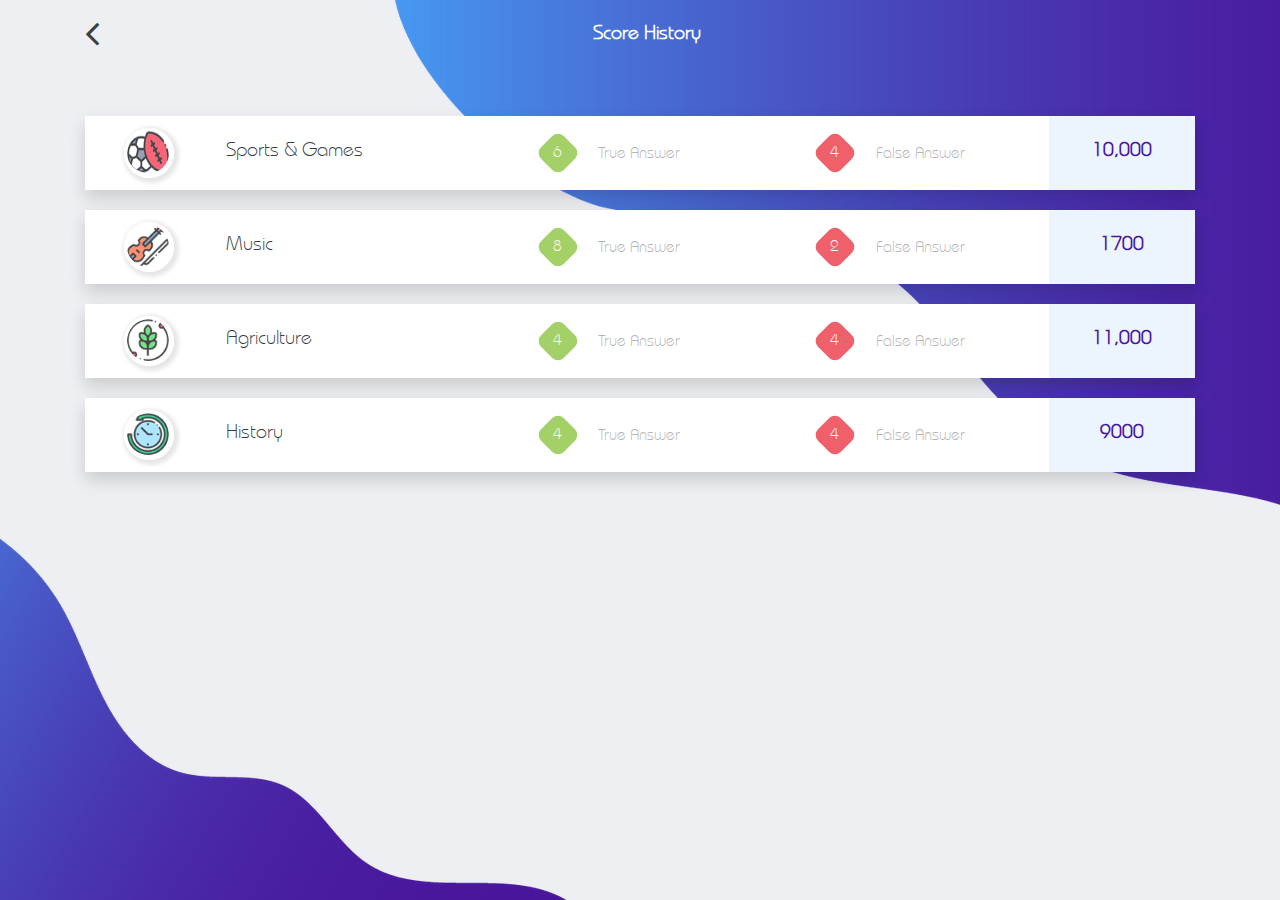
<file: score-history.html>
<!DOCTYPE html>
<html lang="en">

<head>

  <meta charset="utf-8">
  <meta name="viewport" content="width=device-width, initial-scale=1, shrink-to-fit=no">
  <meta name="description" content="">
  <meta name="author" content="">

  <title>Web Quiz Template</title>

  <!-- Bootstrap core CSS -->
  <link href="vendor/bootstrap/css/bootstrap.min.css" rel="stylesheet">

  <!-- Custom styles for this template -->
  <link href="css/style.css" rel="stylesheet">

  <!-- animation stylesheet -->
  <link href="css/animate.css" rel="stylesheet">

   <!-- Fontawesome stylesheet -->
  <link rel="stylesheet" href="font-awesome/css/font-awesome.min.css">

</head>

<body class="light-bg home-bg">

  <!-- Navigation -->
  <nav class="navbar navbar-expand-lg">
  	<div class="container">
  		<a href="index.html" class="h1"><i class="fa fa-angle-left color-dark"></i></a>
      <h5 class="text-white text-center mx-auto"><b>Score History</b></h5>
  	</div>
  </nav>

  <!-- Page Content -->

    <div class="container mt-4 leaderboard table-responsive">
      <table class="table">
        <tbody>
          <tr class="shadow bg-white animated wow fadeInDown delay-0-3s">
            <td><img src="images/category/sports.png" class="rounded-circle ranker-profile"></td>
            <td><h5 class="text-dark text-left">Sports & Games</h5></td>
            <td class="col-sm-1 pl-5"><span class="diamond bg-green"><h6 class="text-center text-white">6 </h6></span></td>
            <td class="col-sm-2 text-left"><span class="color-light"> True Answer</span></td>
            <td class="col-sm-1 pl-5"><span class="diamond bg-red"><h6 class="text-center text-white">4 </h6></span></td>
            <td class="col-sm-2 text-left"><span class="color-light rotate-45 b-4"> False Answer</span></td>
            <td class="score-bg"><h5 class="color-purple color-purple"><b>10,000</b></h5></td>
          </tr>
          <tr class="shadow bg-white animated wow fadeInDown delay-0-4s">
            <td><img src="images/category/music.png" class="rounded-circle ranker-profile"></td>
            <td><h5 class="text-dark text-left">Music</h5></td>
            <td class="col-sm-1 pl-5"><span class="diamond bg-green"><h6 class="text-center text-white">8 </h6></span></td>
            <td class="col-sm-2 text-left"><span class="color-light"> True Answer</span></td>
            <td class="col-sm-1 pl-5"><span class="diamond bg-red"><h6 class="text-center text-white">2 </h6></span></td>
            <td class="col-sm-2 text-left"><span class="color-light rotate-45 b-4"> False Answer</span></td>
            <td class="score-bg"><h5 class="color-purple color-purple"><b>1700</b></h5></td>
          </tr>
          <tr class="shadow bg-white animated wow fadeInDown delay-0-5s">
            <td><img src="images/category/agriculture.png" class="rounded-circle ranker-profile"></td>
            <td><h5 class="text-dark text-left">Agriculture</h5></td>
            <td class="col-sm-1 pl-5"><span class="diamond bg-green"><h6 class="text-center text-white">4 </h6></span></td>
            <td class="col-sm-2 text-left"><span class="color-light"> True Answer</span></td>
            <td class="col-sm-1 pl-5"><span class="diamond bg-red"><h6 class="text-center text-white">4 </h6></span></td>
            <td class="col-sm-2 text-left"><span class="color-light rotate-45 b-4"> False Answer</span></td>
            <td class="score-bg"><h5 class="color-purple color-purple"><b>11,000</b></h5></td>
          </tr>
          <tr class="shadow bg-white animated wow fadeInDown delay-0-6s">
            <td><img src="images/category/history.png" class="rounded-circle ranker-profile"></td>
            <td><h5 class="text-dark text-left">History</h5></td>
            <td class="col-sm-1 pl-5"><span class="diamond bg-green"><h6 class="text-center text-white">4 </h6></span></td>
            <td class="col-sm-2 text-left"><span class="color-light"> True Answer</span></td>
            <td class="col-sm-1 pl-5"><span class="diamond bg-red"><h6 class="text-center text-white">4 </h6></span></td>
            <td class="col-sm-2 text-left"><span class="color-light rotate-45 b-4"> False Answer</span></td>
            <td class="score-bg"><h5 class="color-purple color-purple"><b>9000</b></h5></td>
          </tr>
        </tbody>
      </table>
    </div>

  <!-- Bootstrap core JavaScript -->
  <script src="vendor/jquery/jquery.min.js"></script>
  <script src="vendor/bootstrap/js/bootstrap.bundle.min.js"></script>
  <!-- 
right click off -->
<script type="text/javascript">
    document.addEventListener('contextmenu', event => event.preventDefault());
</script>
</body>

</html>
</file>
<file: css/style.css>
@font-face { font-family: 'Bauhaus Light BT'; font-style: normal; font-weight: normal; src: local('Bauhaus Light BT'), url('../bauhaus-font/bauhauslightbt.woff') format('woff');}

:root { 
 --color-purple:#49159b;
 --color-blue: #4799f1;
 --color-lightBg: #f6f7f8;
 --text-dark: #384141;
 --text-light: #b3b3b3;
 --color-gradient-start: #4799f1; 
 --color-gradient-stop: #49159b;
}

body {
  font-family:'Bauhaus Light BT';
  background-color: #fff;
}

/*section{
	margin-bottom: 5rem !important;
	margin-top: 10rem !important;
  }*/
  .cursor-pointer{
    cursor: pointer !important;
  }
  .color-blue{
   color: var(--color-blue) !important;
 }
 .bg-blue{
  background-color: var(--color-blue) !important;
}
.color-gray{
  color: var(--gray);
}
.color-light{
	color: var(--text-light);
}
.color-dark{
	color: var(--text-dark) !important;
}
.color-purple{
  color: var(--color-purple);
}
.home-bg{
  background: url('../images/primary-bg.png') no-repeat center center fixed;
  -webkit-background-size: cover;
  -moz-background-size: cover;
  background-size: cover;
  -o-background-size: cover;
}

.menu{
	cursor: pointer !important;
}
.sidenav {
  height: 100%;
  width: 0;
  position: fixed;
  z-index: 9990 !important;
  top: 0;
  left: 0;
  background-color: transparent;
  background-image: linear-gradient(to right, var(--color-gradient-start) 0%, var(--color-gradient-stop) 31%) !important;  overflow-x: hidden;
  transition: 0.5s;
  padding-top: 60px;
  border-bottom-right-radius: 100%;
  border-top-right-radius: 100%;
  border-bottom: 0;
  overflow: hidden;
}

.sidenav a {
  padding: 8px 8px 15px 32px;
  text-decoration: none;
  font-size: 18px;
  color: #fff;
  display: block;
  transition: 0.3s;
  border-style: solid;
  border-image: linear-gradient(to left, rgba(255, 255, 255, 0.001) 1%, rgba(61, 222, 237, 0.2) 50%, rgba(255, 255, 255, 0.001) 100%) 
  100% 0 100% 0/1px 0 1px 0 stretch;
}
.sidenav a:first-child, .sidenav a:nth-child(2), .sidenav a:nth-child(3), .sidenav a:last-child{
  border:none !important;
  border-image:none !important;
}
.sidenav a:hover {
  color: #f1f1f1;
}

.sidenav .closebtn {
  position: absolute;
  top: 10px;
  right: 60px;
  font-size: 36px;
  margin-left: 50px;
}
.sidenav i{
  font-weight: 100 !important; 
}
.user-profile{
  height: 75px;
  width: 75px;
  border: 6px solid #fff;
  padding:0 2px 2px 0;
  background-color: #fff;
  /*box-shadow: 3px 2px 3px 2px rgba(0,0,0,0.3); 
  -webkit-box-shadow: 3px 2px 3px 2px rgba(0,0,0,0.3);  
  -moz-box-shadow: 3px 2px 3px 2px rgba(0,0,0,0.3);*/
}
@media screen and (max-height: 450px) {
  .sidenav {padding-top: 15px;}
  .sidenav a {font-size: 18px;} 

}

@media (max-width: 768px) and (max-width: 979px) {
  .m-bg{
    text-align: center!important;
    background-color: rgba(255,255,255,0.6);
  }
  .sidenav{overflow-y: scroll;}
  .modal-lg {
    max-width: 100% !important; 
  }
  .box-part{
    border-radius: 10px;
    padding:10px 0 !important;
    margin:20px 0px;
    width: 120px !important;
  }
  .box-part h4{
    font-size: 15px !important;
  }
  .square h5{
    font-size: 14px !important;
  }
  /*leaderboard*/
  .topperSquare {
    border-radius: 20px;
    width: 70px !important;
    height: 70px !important;
    box-shadow: 1px .4rem 1rem rgba(0,0,0,0.1);
  }
  .topperInner{
    left:3px;
    top:5px;
    border-radius: 15px;
    width: 60px !important;
    height: 60px !important;
  }
  .topperInner img{
    height: 60px;
    width: auto;
  }
}
.zIndex-1{
	z-index: 0 !important;
}
.z-Index-2{
  z-index: 1 !important;
}
.gradientBtn{
  font-weight: bolder;
  background-color: #fff;
  border-radius: 50px !important;
  border:none !important;
  color: #fff !important;
  padding: 8px 40px 8px 40px;
  background-image: linear-gradient(to right, var(--color-gradient-start) 0%, var(--color-gradient-stop) 50%) !important;
}

.gradientBtn:hover{
	background-color: #fff;
	border-radius: 50px !important;
	border:none !important;
	color: #fff !important;
	padding: 8px 43px 8px 43px;
  background-image: linear-gradient(to right, var(--color-gradient-stop) 0%, var(--color-gradient-start) 50%) !important;
}

/*login Modal Customization*/
.modal-lg {
  max-width: 70%;
}
.loginSquare {
  transform: rotate(45deg);
  border-radius: 20px;
  background: var(--color-purple);
  padding: 20px;
  width: 100px;
  height: 100px;
  display: block;
  line-height: 50px;
  box-shadow: 1px .4rem 1rem rgba(0,0,0,0.5);
}
.loginSquare p{
  transform: rotate(-45deg);
  font-size: 19px;
  /*width: 100px;*/
}
.rounded-modal{
  border-radius: 1.5rem !important;
}

.textfield-rounded{
  border-radius: 1.2rem !important;
  border:none !important;
}
.line-height-20{
  line-height: 20px;
}
/*leaderboard*/
.square {
  float:left;
  position: relative;
  width: 30%;
  /*padding-bottom : 30%;*/ 
  margin:1.66%;
  background-color: transparent;
  background-position:center center;
  background-repeat:no-repeat;
  background-size:cover; /* you change this to "contain" if you don't want the images to be cropped */
}
.topperSquare {
  transform: rotate(45deg);
  border-radius: 20px;
  background: #fff;
  width: 100px;
  height: 100px;
  display: block;
  box-shadow: 1px .4rem 1rem rgba(0,0,0,0.1);
}
.topperInner{
  position: relative;
  left:3px;
  top:5px;
  border-radius: 15px;
  width: 90px;
  height: 90px;
  display: block;
}
.bg-pink{
  background-color: #f68cb2;
}
.bg-purple{
  background-color: #c0b2da;
}
.bg-orange{
  background-color: #f4b350;
}
.bg-green{
  background-color: #a3d167;
}
.bg-teal{
  background-color: #84d1c9;
}
.bg-red{
  background-color: #ef606a;
}
.ranker-profile{
  width: 50px;
  height: 50px;
  border: 3px solid #fff;
  padding:0 2px 2px 0;
  box-shadow: 2px 2px 4px 3px rgba(0,0,0,0.1);
  -webkit-box-shadow: 2px 2px 4px 3px rgba(0,0,0,0.1);
  -moz-box-shadow: 2px 2px 4px 3px rgba(0,0,0,0.1);
}
.leaderboard .table{
  border-collapse: separate;
  border-spacing:0 20px;
}
.leaderboard th,td{
  border-top: none !important;
  text-align: center;
  vertical-align: middle !important;
}

/*.leaderboard tr td:first-child,
.leaderboard tr th:first-child {
    border-top-left-radius: 6px;
    border-bottom-left-radius: 6px;
}

.leaderboard tr td:last-child,
.leaderboard tr th:last-child {
    border-top-right-radius: 6px;
    border-bottom-right-radius: 6px;
    }*/

    .ml-n4-1{
      margin-left: -1.8rem !important;
    }
    .ml-n4-2{
      margin-left: -2.5rem !important;
    }
    .ml-n6{
      margin-left: -4rem !important;
    }
    /*login social circular button*/
    .social-login{
      border:none !important;
      width: 50px;
      height: 50px;
      padding: 10px 16px;
      font-size: 18px;
      line-height: 1.33;
    }

    .rotate-180{
      transform: rotate(180deg);
    }
    .rotate-45{
      transform: rotate(-45deg);
    }
    .rotate-n0{
     transform: rotate(0deg);
   }
   .google-icon{
    color: #ea4335 !important;
  }
  .fb-icon{
    color: #105782 !important;
  }
  input {
    text-align: center;
  }

  /*category page*/
  .light-bg{
    background-color: #eeeff3!important;
  }
/*.category-box{
  float:left;
  width: 16%;
  padding-bottom: 16%; 
  margin:1.66%;
  height: 190px;
  background-color: #f7f7f7;
  border-radius: 15px;
  }*/

  .box-part{
    background-color: #f7f7f7;
    border-radius: 15px;
    padding:30px 0;
    margin:20px 0;
    width:180px;
    cursor: pointer
  }
  .box-part h4{
    font-size: 18px;
  }
  .col-centered{
    float: none !important;
    margin: 0 auto !important;
  }

  .box-part img:hover{
    animation: paused !important;

  }
  /* card selection */
  .card-input-element:checked+.box-part {
  /*border: 2px solid var(--primary);
  -webkit-transition: border .3s;
  -o-transition: border .3s;
  transition: border .3s;*/
}

.card-input-element:checked+.box-part::after {
  content: '\f00c';
  color: #49159b;
  font-family: 'FontAwesome';
  font-size: 22px;
  position: absolute; 
  top: 1rem; 
  right:1.2rem;
  -webkit-animation-name: fadeInCheckbox;
  animation-name: fadeInCheckbox;
  -webkit-animation-duration: .5s;
  animation-duration: .5s;
  -webkit-animation-timing-function: cubic-bezier(0.4, 0, 0.2, 1);
  animation-timing-function: cubic-bezier(0.4, 0, 0.2, 1);
}

@-webkit-keyframes fadeInCheckbox {
  from {
    opacity: 0;
    -webkit-transform: rotateZ(-20deg);
  }
  to {
    opacity: 1;
    -webkit-transform: rotateZ(0deg);
  }
}

@keyframes fadeInCheckbox {
  from {
    opacity: 0;
    transform: rotateZ(-20deg);
  }
  to {
    opacity: 1;
    transform: rotateZ(0deg);
  }
}

/*sub category slider*/

.circle-shadow{
  height: 80px;
  width: 80px;
  padding:15px;
  box-shadow: 3px 2px 3px 2px rgba(0,0,0,0.2); 
  -webkit-box-shadow: 3px 2px 3px 2px rgba(0,0,0,0.2);  
  -moz-box-shadow: 3px 2px 3px 2px rgba(0,0,0,0.2);
  transition: all .2s ease-in-out;
}
.circle-shadow:hover{
  transform: scale(1.07);
}

/* Ripple effect */
.ripple {
 border-radius: 50%;
 animation: ripple 3s linear infinite
}

.ripple::before,
.ripple::after {
 content: "";
 position: absolute;
 top: 0;
 left: 0;
 right: 0;
 bottom: 0;
 border-radius: 50%;
 animation: ripple 3s linear infinite 1s
}

.ripple::after {
 animation: ripple 3s linear infinite 2s
}

@keyframes ripple {
 0% {
   box-shadow: 0 0 0 .7rem rgba(255, 255, 255, 0.2)
 }

 100% {
   box-shadow: 0 0 0 8rem rgba(255, 255, 255, 0)
 }
}

/*score history*/
.diamond {
  transform: rotate(45deg);
  border-radius: 8px;
  padding: 16px;
  width: 20px;
  height: 20px;
  display: block;
}
.diamond h6{
  transform: rotate(-45deg);
  line-height: 5px;
  position: relative;
  right:4px;
}
.score-bg{
  background-color: rgba(71,153,241,0.1);
}
/*profile photo change*/
#imageUpload
{
  display: none;
}

#profileImage
{
  cursor: pointer;
}
</file>
<file: css/quiz.css>
/*----------quiz.css---------------*/

/*timer*/
/*#countdown {
  position: relative;
  margin: auto;
  height: 100px;
  width: 100px;
  text-align: center;
}

#countdown-number {
  color: #333333;
  display: inline-block;
  line-height: 100px;
  font-size: 20px;
  position: relative;
  z-index: 999 !important;
}

svg {
  z-index: 0 !important;  
  position: absolute;
  top: 0;
  right: 0;
  width: 100px;
  height: 100px;
  transform: rotateY(-180deg) rotateZ(-90deg);
  background-color: #f5f5f5;
  border-radius: 50%;
}
svg circle {
  stroke-dasharray: 282px;
  stroke-dashoffset: 0px;
  stroke-linecap: round;
  stroke-width: 7px;
  stroke: #49159b;
  fill: none;
  animation: countdown 15s linear infinite forwards;
}

@keyframes countdown {
  from {
    stroke-dashoffset: 0px;
  }
  to {
    stroke-dashoffset: 282px;
  }
}*/

.loanParamsLoader {
    top: 143px;
    margin: auto;
    position: absolute;
    right: 17%;
    width: 135%;
}
.question{
    /*background: #75ba48;
    border-bottom-right-radius: 55px;
    border-top-left-radius: 55px;*/
    text-align: center;
    padding: 20px;
    color: #333333;    
}

#qid{
    margin-right: 22px;
    /*background-color: #ffffff;*/
    color: #333333;
}
.container ul{
  list-style: none;
  margin: 0;
  padding: 0;
}


.quiz ul li{
  color: #fff;
  display: block;
  position: relative;
  float: left;
  text-align: center;
  border-radius: 8px;
  width: 45%;
  height: 100px;
  margin-bottom: 1.4rem;
  cursor: pointer;
  transition: all .2s ease-in-out; 
}

.quiz ul li:first-child{
    background-color: #2379af;
    margin-right: 3rem;
}

.quiz ul li:nth-child(2){
    background-color: #f7ad37;
}

.quiz ul li:nth-child(3){
    background-color: #689b59;
    margin-right: 3rem;
}

.quiz ul li:nth-child(4){
    background-color: #3ea8cc;
}
.quiz ul li:hover{
    transform: scale(1.07);
}
.quiz ul li input[type=radio]{
  position: absolute;
  visibility: hidden;
}

.quiz ul li label{
  display: block;
  position: relative;
  font-weight: 300;
  font-size: 1.35em;
  /*text-align: center;*/
  /*margin: 10px auto;*/
  padding-top: 30px;
  height: 100px;
  z-index: 9;
  cursor: pointer;
  -webkit-transition: all 0.25s linear;
}

@media (max-width: 768px) and (max-width: 979px) {
  .quiz ul li{
    width: 100% !important;
    font-size: 14px !important;
    text-align: center;
  }
  .quiz ul li:nth-child(3),.quiz ul li:first-child{
    margin-right: 0 !important;
  }
  #remove-mr{
    margin-right: 0 !important;
  }
  
}
/*.quiz ul li:hover label{
    color: #FFFFFF;
}*/

/*.quiz ul li .check{
  display: block;
  position: absolute;
  border: 5px solid #AAAAAA;
  border-radius: 100%;
  height: 30px;
  width: 30px;
  top: 30px;
  left: 20px;
    z-index: 5;
    transition: border .25s linear;
    -webkit-transition: border .25s linear;
}*/

/*.quiz ul li:hover .check {
  border: 5px solid #FFFFFF;
}*/

.quiz ul li .check::before {
  display: block;
    position: absolute;
    content: '';
    border-radius: 100%;
    height: 14px;
    width: 14px;
    top: 3px;
    left: 3px;
    margin: auto;
    transition: background 0.25s linear;
    -webkit-transition: background 0.25s linear;
}

/*.quiz input[type=radio]:checked ~ .check {
  animation: ripple 0.65s linear;
}*/

/*.quiz input[type=radio]:checked ~ .check::before{
  background: #00FF00;
}*/

/*.quiz input[type=radio]:checked ~ label{
  color: #00FF00;
}*/

#result-of-question th{
  text-align: center;
    background: #49159b;
    color: #fff;
    padding: 18px;
    font-size: 18px;
    border: none;
}
#result-of-question  td{
  text-align: center;
    color: #222;
    background-color: #fff;
    padding: 18px;
    font-size: 15px;
    font-weight: 600;
    border: 1px solid #4799f1;
}

/*#totalCorrect{
    color: #fff;
    background: #4799f1;
    padding: 22px 20px;
    border-radius: 1px;
    font-stretch: expanded;
    font-size: 28px;
    font-weight: bold;
    border-top-right-radius: 25px;
    border-top-left-radius: 25px;  
}*/
#alert{
    /* Position fixed */
    position:fixed;
    /* Center it! */
    top: 50%;
    left: 50%;
    margin-top: -50px;
    margin-left: -100px;
}
/*----------riple bubble-----------------*/

/*.ink styles - the elements which will create the ripple effect. The size and position of these elements will be set by the JS code. Initially these elements will be scaled down to 0% and later animated to large fading circles on user click.*/
.ink {
    display: inline; 
    position: absolute;
    background: rgba(255,255,255,0.4);
    border-radius: 10px;
    transform: scale(0);
}
/*animation effect*/
.ink.animate {animation: ripple 0.65s linear;}
@keyframes ripple {
    /*scale the element to 250% to safely cover the entire link and fade it out*/
    100% {opacity: 0; transform: scale(2.5);}
}

 .base-timer {
  position: relative;
  width: 100px;
  height: 100px;
}

.base-timer__svg {
  transform: scaleX(-1);
}

.base-timer__circle {
  fill: none;
  stroke: none;
}

.base-timer__path-elapsed {
  stroke-width: 7px;
  stroke: #bdbdbd;
}

.base-timer__path-remaining {
  stroke-width: 7px;
  stroke-linecap: round;
  transform: rotate(90deg);
  transform-origin: center;
  transition: 1s linear all;
  fill-rule: nonzero;
  stroke: currentColor;
}

.base-timer__path-remaining.green {
  color: #49159b;
}

.base-timer__path-remaining.orange {
  color: #ed7520;
}

.base-timer__path-remaining.red {
  color: #ff5259;
}

.base-timer__label {
  position: absolute;
  width: 100px;
  height: 100px;
  top: 0;
  display: flex;
  align-items: center;
  justify-content: center;
  font-size: 20px;
}
/*score fireworks*/
.pyro > .before, .pyro > .after {
  position: absolute;
  width: 5px;
  height: 5px;
  border-radius: 50%;
  box-shadow: -120px -218.66667px blue, 248px -16.66667px #00ff84, 190px 16.33333px #002bff, -113px -308.66667px #ff009d, -109px -287.66667px #ffb300, -50px -313.66667px #ff006e, 226px -31.66667px #ff4000, 180px -351.66667px #ff00d0, -12px -338.66667px #00f6ff, 220px -388.66667px #99ff00, -69px -27.66667px #ff0400, -111px -339.66667px #6200ff, 155px -237.66667px #00ddff, -152px -380.66667px #00ffd0, -50px -37.66667px #00ffdd, -95px -175.66667px #a6ff00, -88px 10.33333px #0d00ff, 112px -309.66667px #005eff, 69px -415.66667px #ff00a6, 168px -100.66667px #ff004c, -244px 24.33333px #ff6600, 97px -325.66667px #ff0066, -211px -182.66667px #00ffa2, 236px -126.66667px #b700ff, 140px -196.66667px #9000ff, 125px -175.66667px #00bbff, 118px -381.66667px #ff002f, 144px -111.66667px #ffae00, 36px -78.66667px #f600ff, -63px -196.66667px #c800ff, -218px -227.66667px #d4ff00, -134px -377.66667px #ea00ff, -36px -412.66667px #ff00d4, 209px -106.66667px #00fff2, 91px -278.66667px #000dff, -22px -191.66667px #9dff00, 139px -392.66667px #a6ff00, 56px -2.66667px #0099ff, -156px -276.66667px #ea00ff, -163px -233.66667px #00fffb, -238px -346.66667px #00ff73, 62px -363.66667px #0088ff, 244px -170.66667px #0062ff, 224px -142.66667px #b300ff, 141px -208.66667px #9000ff, 211px -285.66667px #ff6600, 181px -128.66667px #1e00ff, 90px -123.66667px #c800ff, 189px 70.33333px #00ffc8, -18px -383.66667px #00ff33, 100px -6.66667px #ff008c;
  -moz-animation: 1s bang ease-out infinite backwards, 1s gravity ease-in infinite backwards, 5s position linear infinite backwards;
  -webkit-animation: 1s bang ease-out infinite backwards, 1s gravity ease-in infinite backwards, 5s position linear infinite backwards;
  -o-animation: 1s bang ease-out infinite backwards, 1s gravity ease-in infinite backwards, 5s position linear infinite backwards;
  -ms-animation: 1s bang ease-out infinite backwards, 1s gravity ease-in infinite backwards, 5s position linear infinite backwards;
  animation: 1s bang ease-out infinite backwards, 1s gravity ease-in infinite backwards, 5s position linear infinite backwards; }

.pyro > .after {
  -moz-animation-delay: 1.25s, 1.25s, 1.25s;
  -webkit-animation-delay: 1.25s, 1.25s, 1.25s;
  -o-animation-delay: 1.25s, 1.25s, 1.25s;
  -ms-animation-delay: 1.25s, 1.25s, 1.25s;
  animation-delay: 1.25s, 1.25s, 1.25s;
  -moz-animation-duration: 1.25s, 1.25s, 6.25s;
  -webkit-animation-duration: 1.25s, 1.25s, 6.25s;
  -o-animation-duration: 1.25s, 1.25s, 6.25s;
  -ms-animation-duration: 1.25s, 1.25s, 6.25s;
  animation-duration: 1.25s, 1.25s, 6.25s; }

@-webkit-keyframes bang {
  from {
    box-shadow: 0 0 white, 0 0 white, 0 0 white, 0 0 white, 0 0 white, 0 0 white, 0 0 white, 0 0 white, 0 0 white, 0 0 white, 0 0 white, 0 0 white, 0 0 white, 0 0 white, 0 0 white, 0 0 white, 0 0 white, 0 0 white, 0 0 white, 0 0 white, 0 0 white, 0 0 white, 0 0 white, 0 0 white, 0 0 white, 0 0 white, 0 0 white, 0 0 white, 0 0 white, 0 0 white, 0 0 white, 0 0 white, 0 0 white, 0 0 white, 0 0 white, 0 0 white, 0 0 white, 0 0 white, 0 0 white, 0 0 white, 0 0 white, 0 0 white, 0 0 white, 0 0 white, 0 0 white, 0 0 white, 0 0 white, 0 0 white, 0 0 white, 0 0 white, 0 0 white; } }
@-moz-keyframes bang {
  from {
    box-shadow: 0 0 white, 0 0 white, 0 0 white, 0 0 white, 0 0 white, 0 0 white, 0 0 white, 0 0 white, 0 0 white, 0 0 white, 0 0 white, 0 0 white, 0 0 white, 0 0 white, 0 0 white, 0 0 white, 0 0 white, 0 0 white, 0 0 white, 0 0 white, 0 0 white, 0 0 white, 0 0 white, 0 0 white, 0 0 white, 0 0 white, 0 0 white, 0 0 white, 0 0 white, 0 0 white, 0 0 white, 0 0 white, 0 0 white, 0 0 white, 0 0 white, 0 0 white, 0 0 white, 0 0 white, 0 0 white, 0 0 white, 0 0 white, 0 0 white, 0 0 white, 0 0 white, 0 0 white, 0 0 white, 0 0 white, 0 0 white, 0 0 white, 0 0 white, 0 0 white; } }
@-o-keyframes bang {
  from {
    box-shadow: 0 0 white, 0 0 white, 0 0 white, 0 0 white, 0 0 white, 0 0 white, 0 0 white, 0 0 white, 0 0 white, 0 0 white, 0 0 white, 0 0 white, 0 0 white, 0 0 white, 0 0 white, 0 0 white, 0 0 white, 0 0 white, 0 0 white, 0 0 white, 0 0 white, 0 0 white, 0 0 white, 0 0 white, 0 0 white, 0 0 white, 0 0 white, 0 0 white, 0 0 white, 0 0 white, 0 0 white, 0 0 white, 0 0 white, 0 0 white, 0 0 white, 0 0 white, 0 0 white, 0 0 white, 0 0 white, 0 0 white, 0 0 white, 0 0 white, 0 0 white, 0 0 white, 0 0 white, 0 0 white, 0 0 white, 0 0 white, 0 0 white, 0 0 white, 0 0 white; } }
@-ms-keyframes bang {
  from {
    box-shadow: 0 0 white, 0 0 white, 0 0 white, 0 0 white, 0 0 white, 0 0 white, 0 0 white, 0 0 white, 0 0 white, 0 0 white, 0 0 white, 0 0 white, 0 0 white, 0 0 white, 0 0 white, 0 0 white, 0 0 white, 0 0 white, 0 0 white, 0 0 white, 0 0 white, 0 0 white, 0 0 white, 0 0 white, 0 0 white, 0 0 white, 0 0 white, 0 0 white, 0 0 white, 0 0 white, 0 0 white, 0 0 white, 0 0 white, 0 0 white, 0 0 white, 0 0 white, 0 0 white, 0 0 white, 0 0 white, 0 0 white, 0 0 white, 0 0 white, 0 0 white, 0 0 white, 0 0 white, 0 0 white, 0 0 white, 0 0 white, 0 0 white, 0 0 white, 0 0 white; } }
@keyframes bang {
  from {
    box-shadow: 0 0 white, 0 0 white, 0 0 white, 0 0 white, 0 0 white, 0 0 white, 0 0 white, 0 0 white, 0 0 white, 0 0 white, 0 0 white, 0 0 white, 0 0 white, 0 0 white, 0 0 white, 0 0 white, 0 0 white, 0 0 white, 0 0 white, 0 0 white, 0 0 white, 0 0 white, 0 0 white, 0 0 white, 0 0 white, 0 0 white, 0 0 white, 0 0 white, 0 0 white, 0 0 white, 0 0 white, 0 0 white, 0 0 white, 0 0 white, 0 0 white, 0 0 white, 0 0 white, 0 0 white, 0 0 white, 0 0 white, 0 0 white, 0 0 white, 0 0 white, 0 0 white, 0 0 white, 0 0 white, 0 0 white, 0 0 white, 0 0 white, 0 0 white, 0 0 white; } }
@-webkit-keyframes gravity {
  to {
    transform: translateY(200px);
    -moz-transform: translateY(200px);
    -webkit-transform: translateY(200px);
    -o-transform: translateY(200px);
    -ms-transform: translateY(200px);
    opacity: 0; } }
@-moz-keyframes gravity {
  to {
    transform: translateY(200px);
    -moz-transform: translateY(200px);
    -webkit-transform: translateY(200px);
    -o-transform: translateY(200px);
    -ms-transform: translateY(200px);
    opacity: 0; } }
@-o-keyframes gravity {
  to {
    transform: translateY(200px);
    -moz-transform: translateY(200px);
    -webkit-transform: translateY(200px);
    -o-transform: translateY(200px);
    -ms-transform: translateY(200px);
    opacity: 0; } }
@-ms-keyframes gravity {
  to {
    transform: translateY(200px);
    -moz-transform: translateY(200px);
    -webkit-transform: translateY(200px);
    -o-transform: translateY(200px);
    -ms-transform: translateY(200px);
    opacity: 0; } }
@keyframes gravity {
  to {
    transform: translateY(200px);
    -moz-transform: translateY(200px);
    -webkit-transform: translateY(200px);
    -o-transform: translateY(200px);
    -ms-transform: translateY(200px);
    opacity: 0; } }
@-webkit-keyframes position {
  0%, 19.9% {
    margin-top: 10%;
    margin-left: 40%; }

  20%, 39.9% {
    margin-top: 40%;
    margin-left: 30%; }

  40%, 59.9% {
    margin-top: 20%;
    margin-left: 70%; }

  60%, 79.9% {
    margin-top: 30%;
    margin-left: 20%; }

  80%, 99.9% {
    margin-top: 30%;
    margin-left: 80%; } }
@-moz-keyframes position {
  0%, 19.9% {
    margin-top: 10%;
    margin-left: 40%; }

  20%, 39.9% {
    margin-top: 40%;
    margin-left: 30%; }

  40%, 59.9% {
    margin-top: 20%;
    margin-left: 70%; }

  60%, 79.9% {
    margin-top: 30%;
    margin-left: 20%; }

  80%, 99.9% {
    margin-top: 30%;
    margin-left: 80%; } }
@-o-keyframes position {
  0%, 19.9% {
    margin-top: 10%;
    margin-left: 40%; }

  20%, 39.9% {
    margin-top: 40%;
    margin-left: 30%; }

  40%, 59.9% {
    margin-top: 20%;
    margin-left: 70%; }

  60%, 79.9% {
    margin-top: 30%;
    margin-left: 20%; }

  80%, 99.9% {
    margin-top: 30%;
    margin-left: 80%; } }
@-ms-keyframes position {
  0%, 19.9% {
    margin-top: 10%;
    margin-left: 40%; }

  20%, 39.9% {
    margin-top: 40%;
    margin-left: 30%; }

  40%, 59.9% {
    margin-top: 20%;
    margin-left: 70%; }

  60%, 79.9% {
    margin-top: 30%;
    margin-left: 20%; }

  80%, 99.9% {
    margin-top: 30%;
    margin-left: 80%; } }
@keyframes position {
  0%, 19.9% {
    margin-top: 10%;
    margin-left: 40%; }

  20%, 39.9% {
    margin-top: 40%;
    margin-left: 30%; }

  40%, 59.9% {
    margin-top: 20%;
    margin-left: 70%; }

  60%, 79.9% {
    margin-top: 30%;
    margin-left: 20%; }

  80%, 99.9% {
    margin-top: 30%;
    margin-left: 80%; } }
</file>
